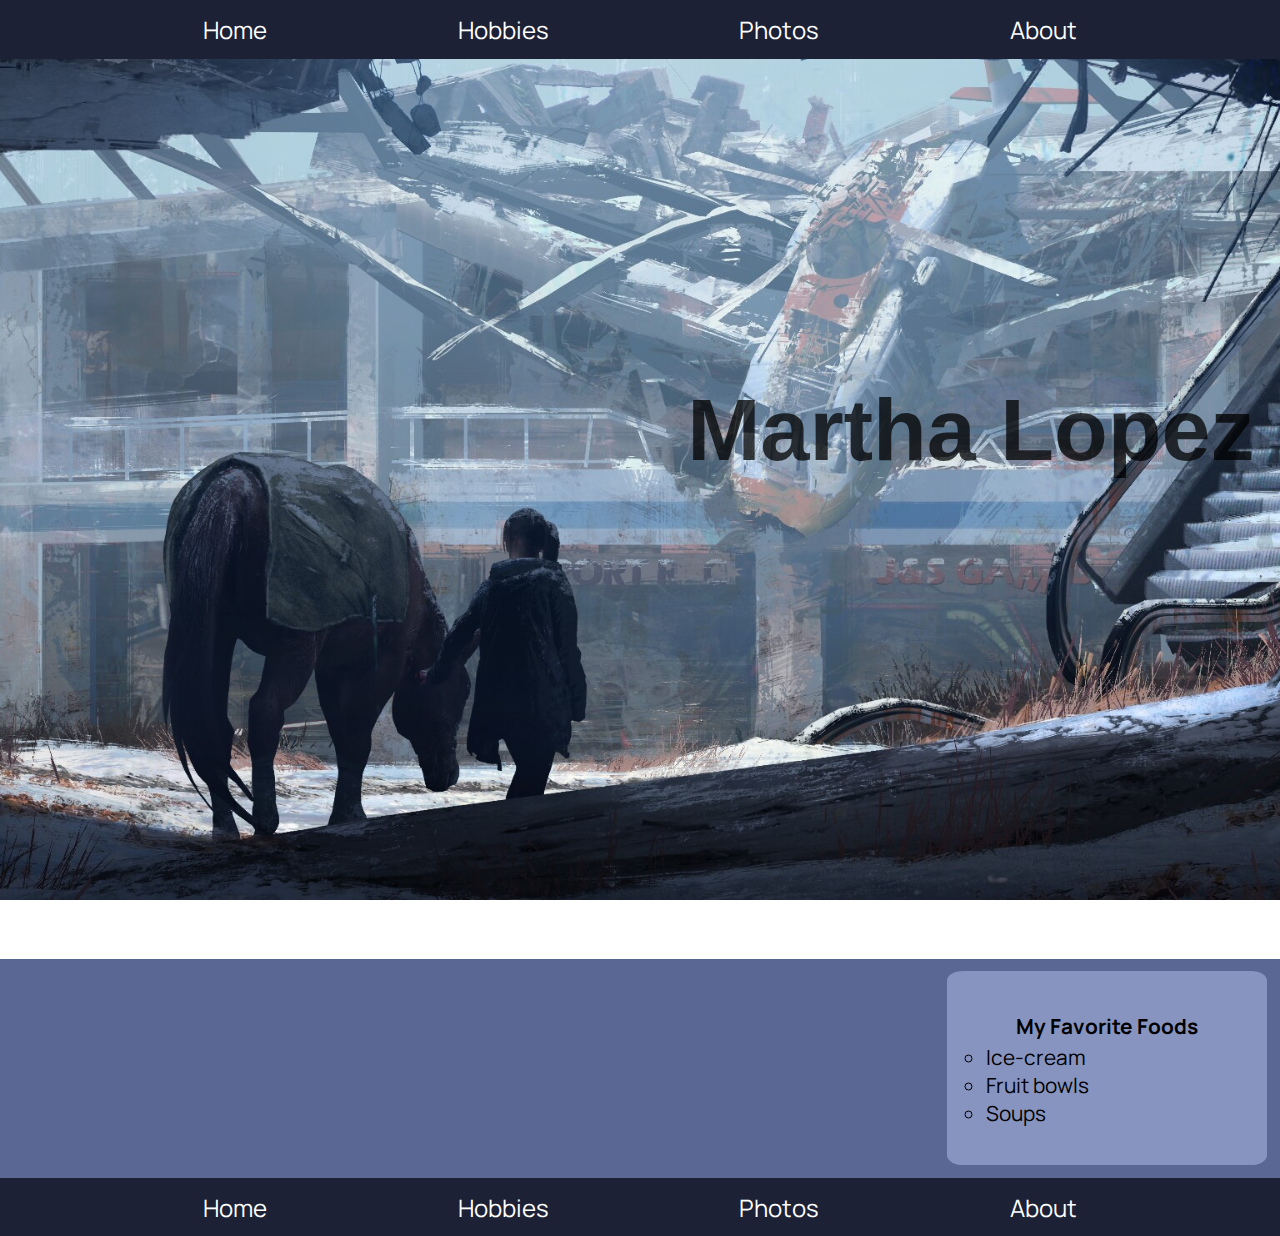
<file: index.html>
<!DOCTYPE html>
<html lang="en">
<head>
    <meta charset="UTF-8">
    <meta name="viewport" content="width=device-width, initial-scale=1.0">
    <title>Personal Website</title>
    <link rel="stylesheet" href="style.css">
    <link rel="preconnect" href="https://fonts.googleapis.com">
<link rel="preconnect" href="https://fonts.gstatic.com" crossorigin>
<link href="https://fonts.googleapis.com/css2?family=Manrope&family=Permanent+Marker&display=swap" rel="stylesheet">
</head>
<body>
    <main>
        <header>
            <div class="logo">
                <!-- <img src="" alt=""> -->
            </div>
            <nav>
                <ul>
                    <li><a href="index.html">Home</a></li>
                    <li><a href="hobbies.html">Hobbies</a></li>
                    <li><a href="photos.html">Photos</a></li>
                    <li><a href="about.html">About</a></li>
                </ul>
            </nav>  
        </header>
            <div class="hero">
                <h1>Martha Lopez</h1>
            </div>
       <div class="food-container">
            <div class="food">
                <h3>My Favorite Foods</h3>
                    <ul>
                        <li>Ice-cream</li>
                        <li>Fruit bowls</li>
                        <li>Soups</li>
                    </ul>
                </div> 
       </div>                  
    </main>
    <footer>
        <nav>
            <ul>
                <li><a href="index.html">Home</a></li>
                <li><a href="hobbies.html">Hobbies</a></li>
                <li><a href="photos.html">Photos</a></li>
                <li><a href="about.html">About</a></li>
            </ul>
        </nav> 
    </footer>
</body>
</html>
</file>
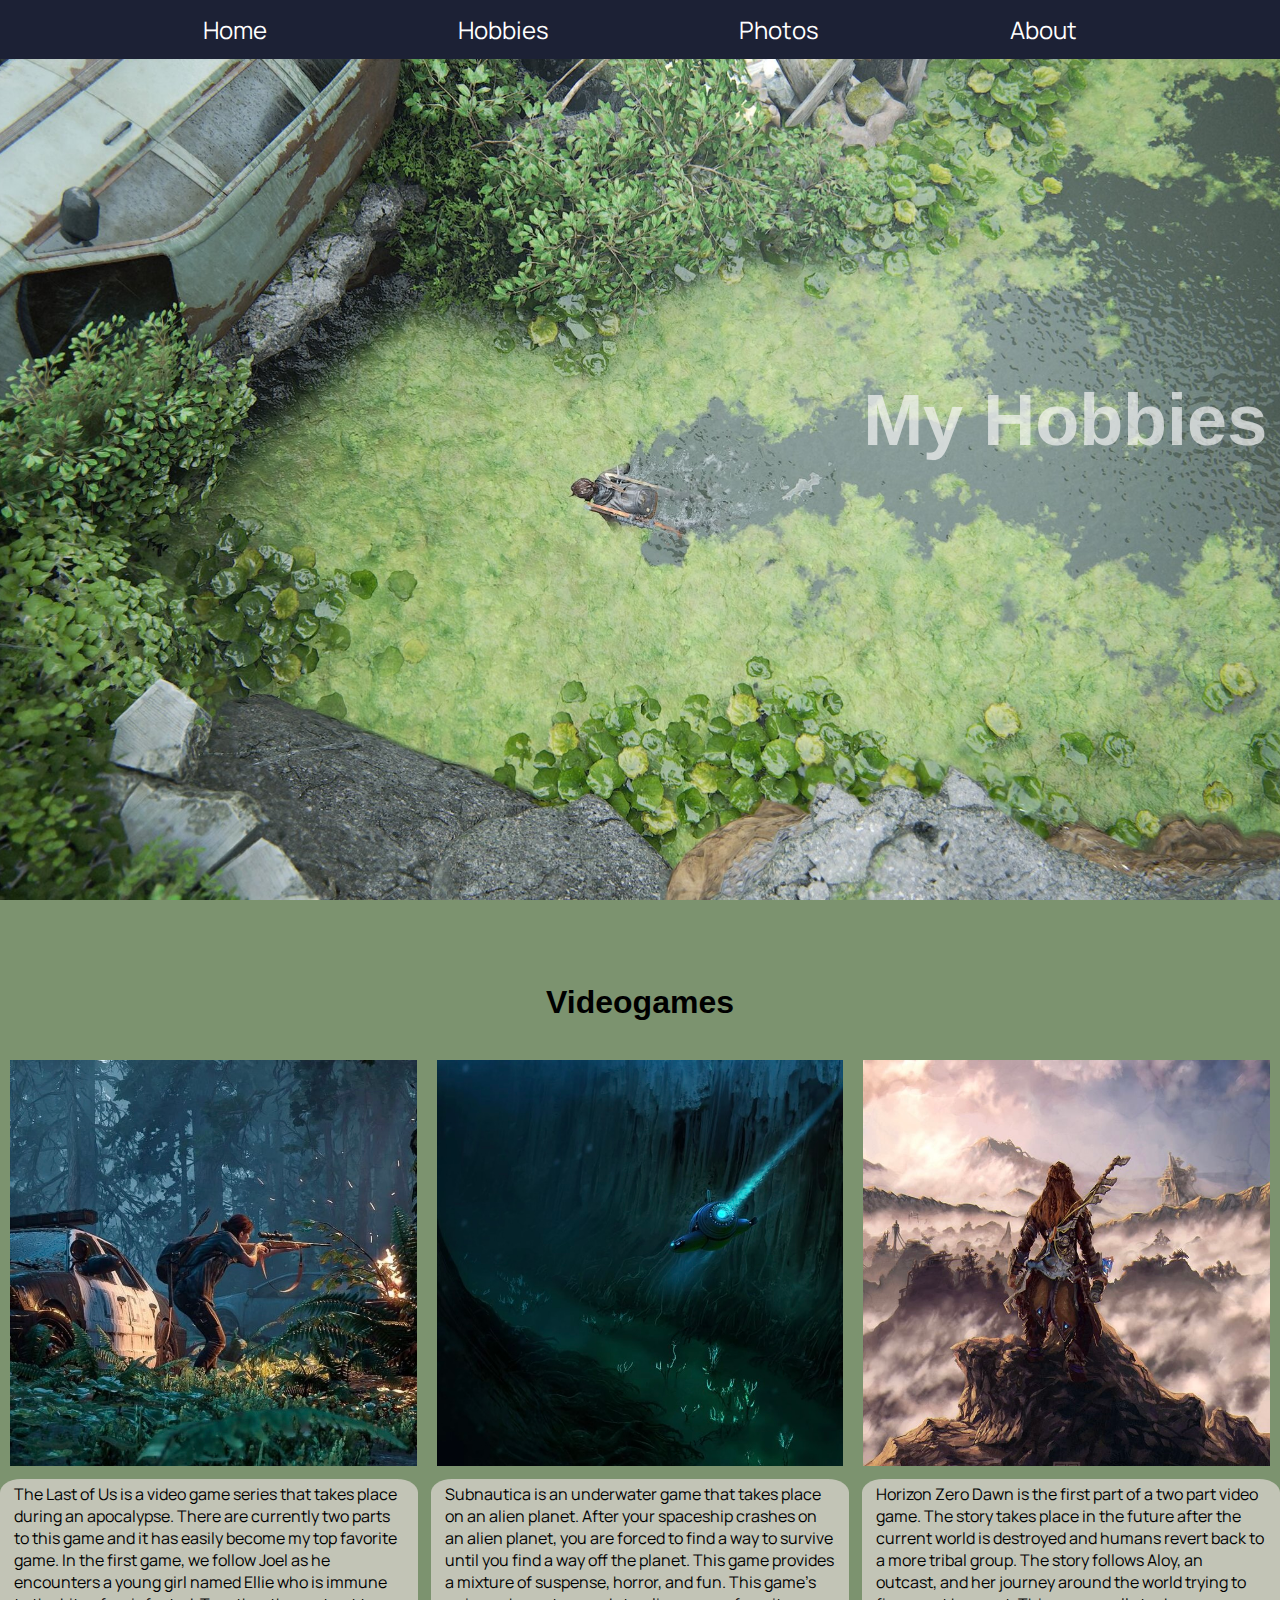
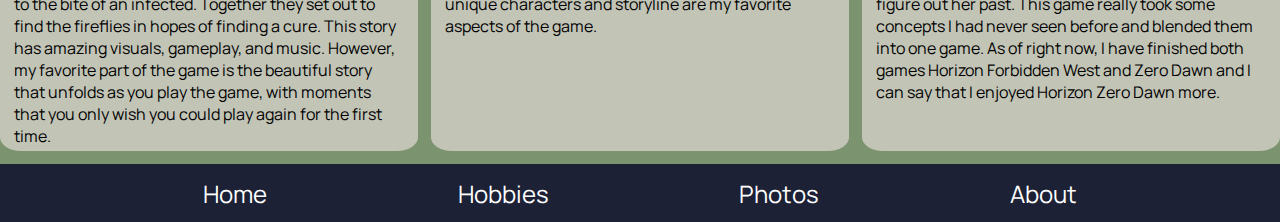
<file: hobbies.html>
<!DOCTYPE html>
<html lang="en">
<head>
    <meta charset="UTF-8">
    <meta name="viewport" content="width=device-width, initial-scale=1.0">
    <title>Personal Website</title>
    <link rel="stylesheet" href="style.css">
    <link rel="preconnect" href="https://fonts.googleapis.com">
<link rel="preconnect" href="https://fonts.gstatic.com" crossorigin>
<link href="https://fonts.googleapis.com/css2?family=Manrope&family=Permanent+Marker&display=swap" rel="stylesheet">
</head>
<body>
    <main class="hobbiesMain">
    <header>
        <div class="logo">
            <!-- <img src="" alt=""> -->
        </div>
        <nav>
            <ul>
                <li><a href="index.html">Home</a></li>
                <li><a href="hobbies.html">Hobbies</a></li>
                <li><a href="photos.html">Photos</a></li>
                <li><a href="about.html">About</a></li>
            </ul>
        </nav>  
    </header>

   
        <div class="heroImg">
            <!-- <img src="images/ellie-lake.jpg" alt="lake"> -->
            <h1>My Hobbies</h1>
        </div>
        <div class="v-title">
            <h3><strong>Videogames </strong></h3>
        </div>

        <div class="videogames">          
            <img src="images/ .jpg" alt="ellie" class="ellie">
            <img src="images/subnautica.jpg" alt="subnaitica" class="subnautica">
            <img src="images/aloy.jpg" alt="aloy" class="aloy">
        </div>
        <div class="game-text">
            <div class="tlou">
                <p>The Last of Us is a video game series that takes place during an apocalypse. There are currently two parts to this game and it has easily become my top favorite game. In the first game, we follow Joel as he encounters a young girl named Ellie who is immune to the bite of an infected. Together they set out to find the fireflies in hopes of finding a cure. This story has amazing visuals, gameplay, and music. However, my favorite part of the game is the beautiful story that unfolds as you play the game, with moments that you only wish you could play again for the first time.</p>
            </div>
            <div class="ocean">
                <p>Subnautica is an underwater game that takes place on an alien planet. After your spaceship crashes on an alien planet, you are forced to find a way to survive until you find a way off the planet. This game provides a mixture of suspense, horror, and fun. This game’s unique characters and storyline are my favorite aspects of the game.</p>
            </div>
            <div class="horizon">
                <p>Horizon Zero Dawn is the first part of a two part video game. The story takes place in the future after the current world is destroyed and humans revert back to a more tribal group. The story follows Aloy, an outcast, and her journey around the world trying to figure out her past. This game really took some concepts I had never seen before and blended them into one game. As of right now, I have finished both games Horizon Forbidden West and Zero Dawn and I can say that I enjoyed Horizon Zero Dawn more.</p>
            </div>
            
        </div>
    </main>
    <footer>
        <nav>
            <ul>
                <li><a href="index.html">Home</a></li>
                <li><a href="hobbies.html">Hobbies</a></li>
                <li><a href="photos.html">Photos</a></li>
                <li><a href="about.html">About</a></li>
            </ul>
        </nav> 
    </footer>
</body>
</html>
</file>
<file: style.css>
* {
    box-sizing: border-box;
    margin: 0;
    padding: 0;
}

header {
    background-color: #1C2135;
}

header nav {
    padding: 1%;
}

nav ul {
    display: flex;
    justify-content: space-evenly;
    list-style: none;
    text-decoration: none;
}

li a {
    margin-top: 1%;
    font-size: 1.5rem;
    color: white;
    text-decoration: none;
    font-family: 'Manrope', sans-serif;
}

img {
    width: 100%;
}

footer {
    background-color: #1C2135;
}

footer nav {
    padding: 1%;
}

/* .hero {
    height: 100vh;
    background-image: ;
   padding-top: 20%;
   padding-right: 2%;
    background-color: #1C2135;
} */

.hero {
    width: 100%;
    height: 100vh;
    background-image: url(images/ellie-art.jpg);
    background-size: cover;
    background-attachment: fixed;
    background-repeat: no-repeat;
    background-position: 50% 50%;
}

.hero h1 {
  font-family: 'Lucida Sans', 'Lucida Sans Regular', 'Lucida Grande', 'Lucida Sans Unicode', Geneva, Verdana, sans-serif;
    color: rgba(0, 0, 0, 0.746);
    text-align: right;
    padding-top: 25%;
    padding-right: 2%;
    font-size: 5.5rem;
}

.food-container {
    background-color: #5A6794;
    display: flex;
    justify-content: right;
}

.food li  {
    list-style: circle;
}

.food {
    background-color: #8794C0;
    width: 25%;
    padding: 3%;
    border-radius: 5%;
    margin: 1%;
    font-family: 'Manrope', sans-serif;
}

.food h3  {
    text-align: center;
    padding: 1%;
    font-size: 1.3rem;
}

.food li  {
    font-size: 1.3rem;
}

.title {
    text-align: center;
    font-size: 2.0rem;
    padding: 1%;
}

#Pmain {
    background-color: #d8cdb0;
    background-image: url("https://www.transparenttextures.com/patterns/crissxcross.png");
}

.photos  {
    background-color: #d8cdb0;
    max-width: 1280px;
    margin: 0 auto;
    display: flex;
    flex-wrap: wrap;
}
 .title h1  {
    font-family: 'Lucida Sans', 'Lucida Sans Regular', 'Lucida Grande', 'Lucida Sans Unicode', Geneva, Verdana, sans-serif;
    
 }

.foodPic,
.hallway,
.staircase {
    padding: 0 10px;
    width: 33.3%;
    padding: 0 10px;
    margin-top: 1%;
}

.tolkien1,
.dutch,
.fall {
    padding: 0 10px;
    width: 33.3%;
    padding: 0 10px;
    margin-top: 1%;
}

.friends, 
.car,
.sky {
    padding: 0 10px;    
    width: 33.3%;
    padding: 0 10px;
    margin-top: 1%;
    margin-bottom: 1%;
}

.heroImg {
    width: 100%;
    height: 100vh;
    background-image: url(images/ellie-lake.jpg);
    background-size: cover;
    background-attachment: fixed;
    background-repeat: no-repeat;
    background-position: 50% 50%;
}

.heroImg h1 {
    font-size: 4.5rem;
    color: rgba(245, 245, 245, 0.69);
    text-align: right;
    padding-top: 25%;
    padding-right: 1%;
    font-weight: bolder;
    font-family: 'Franklin Gothic Medium', 'Arial Narrow', Arial, sans-serif;
}

.hobbiesMain {
    background-color: #7c936f;
    background-image: url("https://www.transparenttextures.com/patterns/45-degree-fabric-light.png");
}

.v-title h3 {
    font-size: 2rem;
    text-align: center;
    padding: 2%;
    font-family: 'Lucida Sans', 'Lucida Sans Regular', 'Lucida Grande', 'Lucida Sans Unicode', Geneva, Verdana, sans-serif;

}

.videogames { 
    max-width: 1280px;
    margin: 0 auto;
    display: flex;
    flex-wrap: wrap;
}

.ellie,
.subnautica,
.aloy {
    padding: 0 10px;    
    width: 33.33%;
    padding: 0 10px;
    margin-top: 1%;
    margin-bottom: 1%;
}

.game-text {
    max-width: 1280px;
    margin: 0 auto;
    display: flex;
    flex-wrap: wrap;
}

.tlou,
.ocean,
.horizon {
    padding: 0 10px;    
    width: 32.66%;
    padding: 0 10px;
    margin-bottom: 1%;
}

.tlou {
    background-color: #C2C4B6;
    border-radius: 5%;
}

.tlou p {
    padding: 1%;
    font-family: 'Manrope', sans-serif;
}

.ocean {
    background-color: #C2C4B6;
    border-radius: 5%;
    margin-left: 1%;
    margin-right: 1%;
}

.ocean p {
    padding: 1%;
    font-family: 'Manrope', sans-serif;
}

.horizon {
    background-color: #C2C4B6;
    border-radius: 5%;
}

.horizon p {
    padding: 1%;
    font-family: 'Manrope', sans-serif;
}

.aboutMain{
    background-color: #5A6794;
}

.peek {
    width: 100%;
    height: 100vh;
    background-image: url(images/ellle-hallway.jpg);
    background-size: cover;
    background-attachment: fixed;
    background-repeat: no-repeat;
    background-position: 50% 50%;
}

.peek h1 {
    font-size: 3.5rem;
    color: rgba(245, 245, 245, 0.695);
    font-family: 'Lucida Sans', 'Lucida Sans Regular', 'Lucida Grande', 'Lucida Sans Unicode', Geneva, Verdana, sans-serif;
    text-align: right;
    padding-right: 2%;
    padding-top: 20%;
}

.text {
    background-color: #8794C0;
    max-width: 1280px;
    margin: 0 auto;
    display: flex;
    flex-wrap: wrap;

}

.text h3 {
    font-size: 2rem;
    font-family: 'Manrope', sans-serif;
    padding: 1%;
}

.text ul li {
    font-size: 1.5rem;
    font-family: 'Manrope', sans-serif;
    margin-left: 15%;
    padding: 1%;
}

.images {
    max-width: 1280px;
    margin: 0 auto;
    display: flex;
    flex-wrap: wrap;
}

.tolkien1,
.tolkien2,
.tolkien3 {
    padding: 0 10px;    
    width: 32.66%;
    padding: 0 10px;
    margin-bottom: 1%;
}

.tolkien4, 
.fall1,
.fall2 {
    padding: 0 10px;    
    width: 32.66%;
    padding: 0 10px;
    margin-bottom: 1%;
}
</file>
